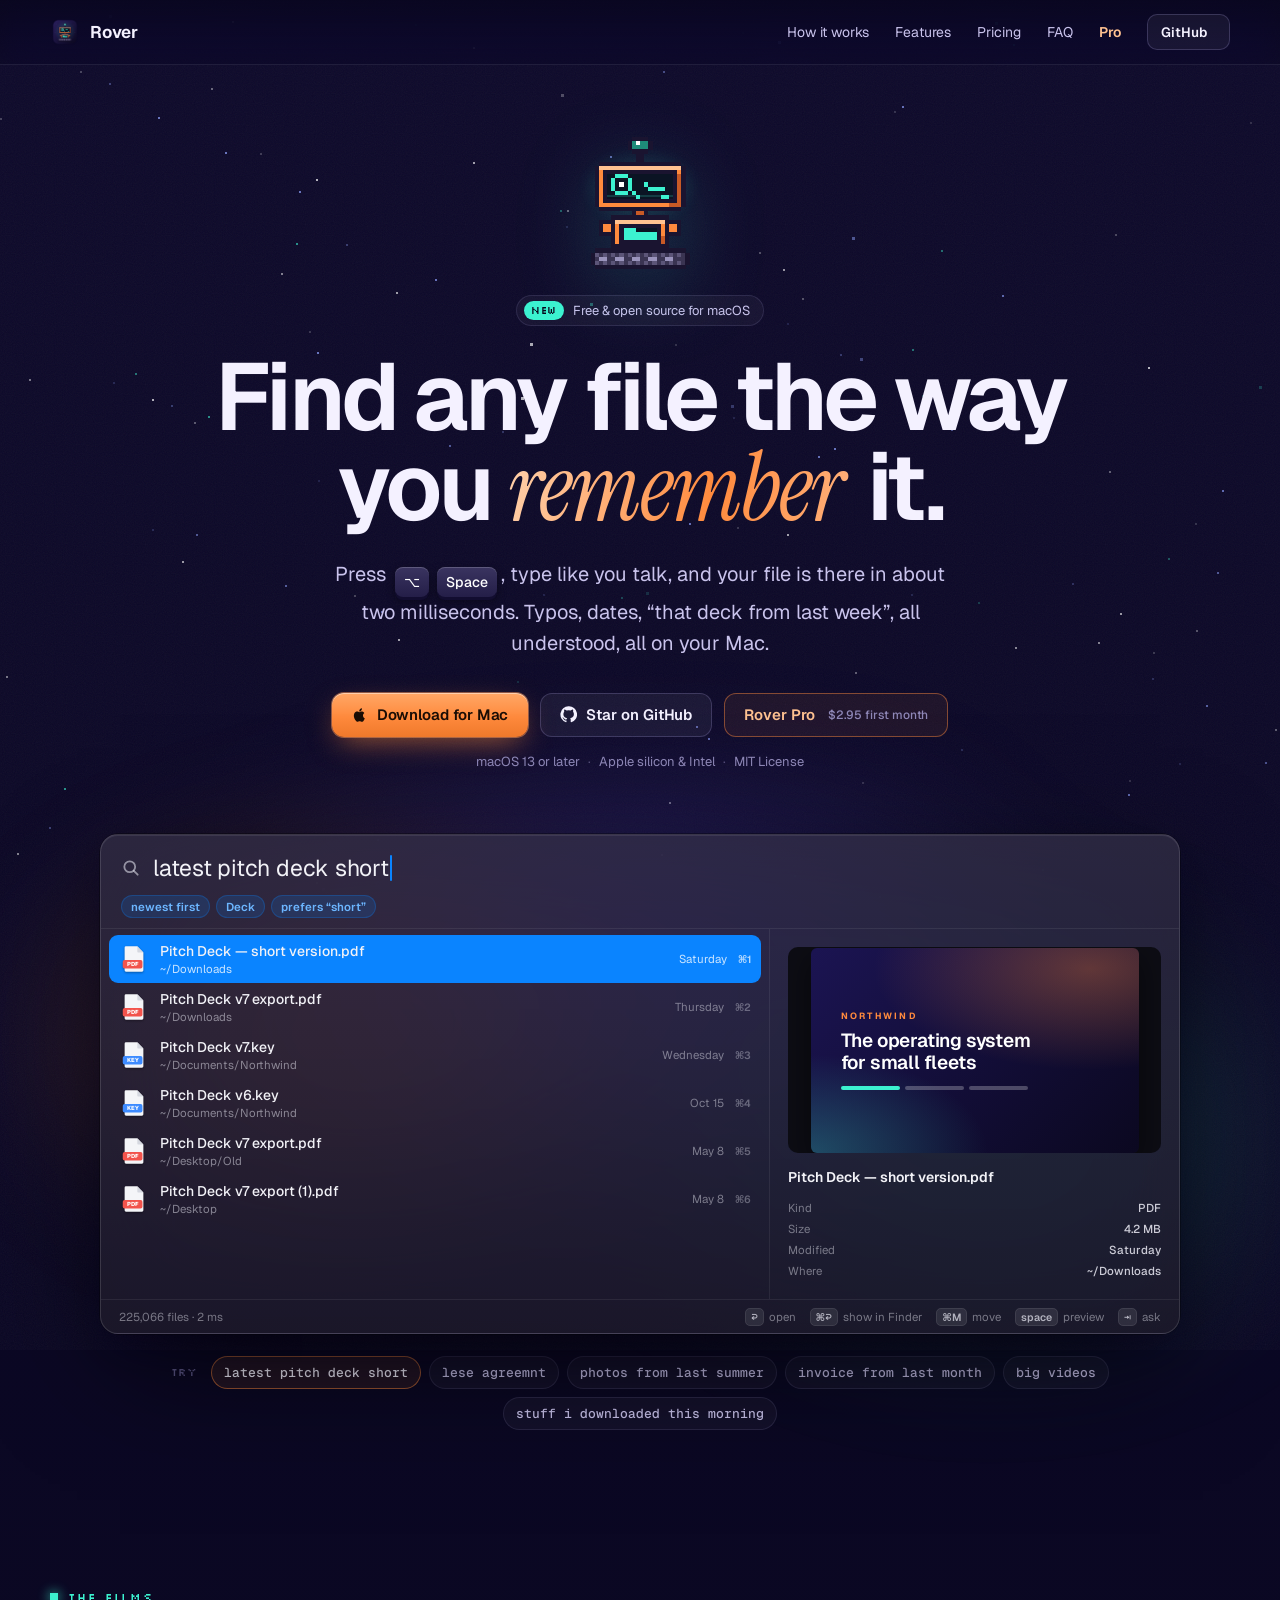
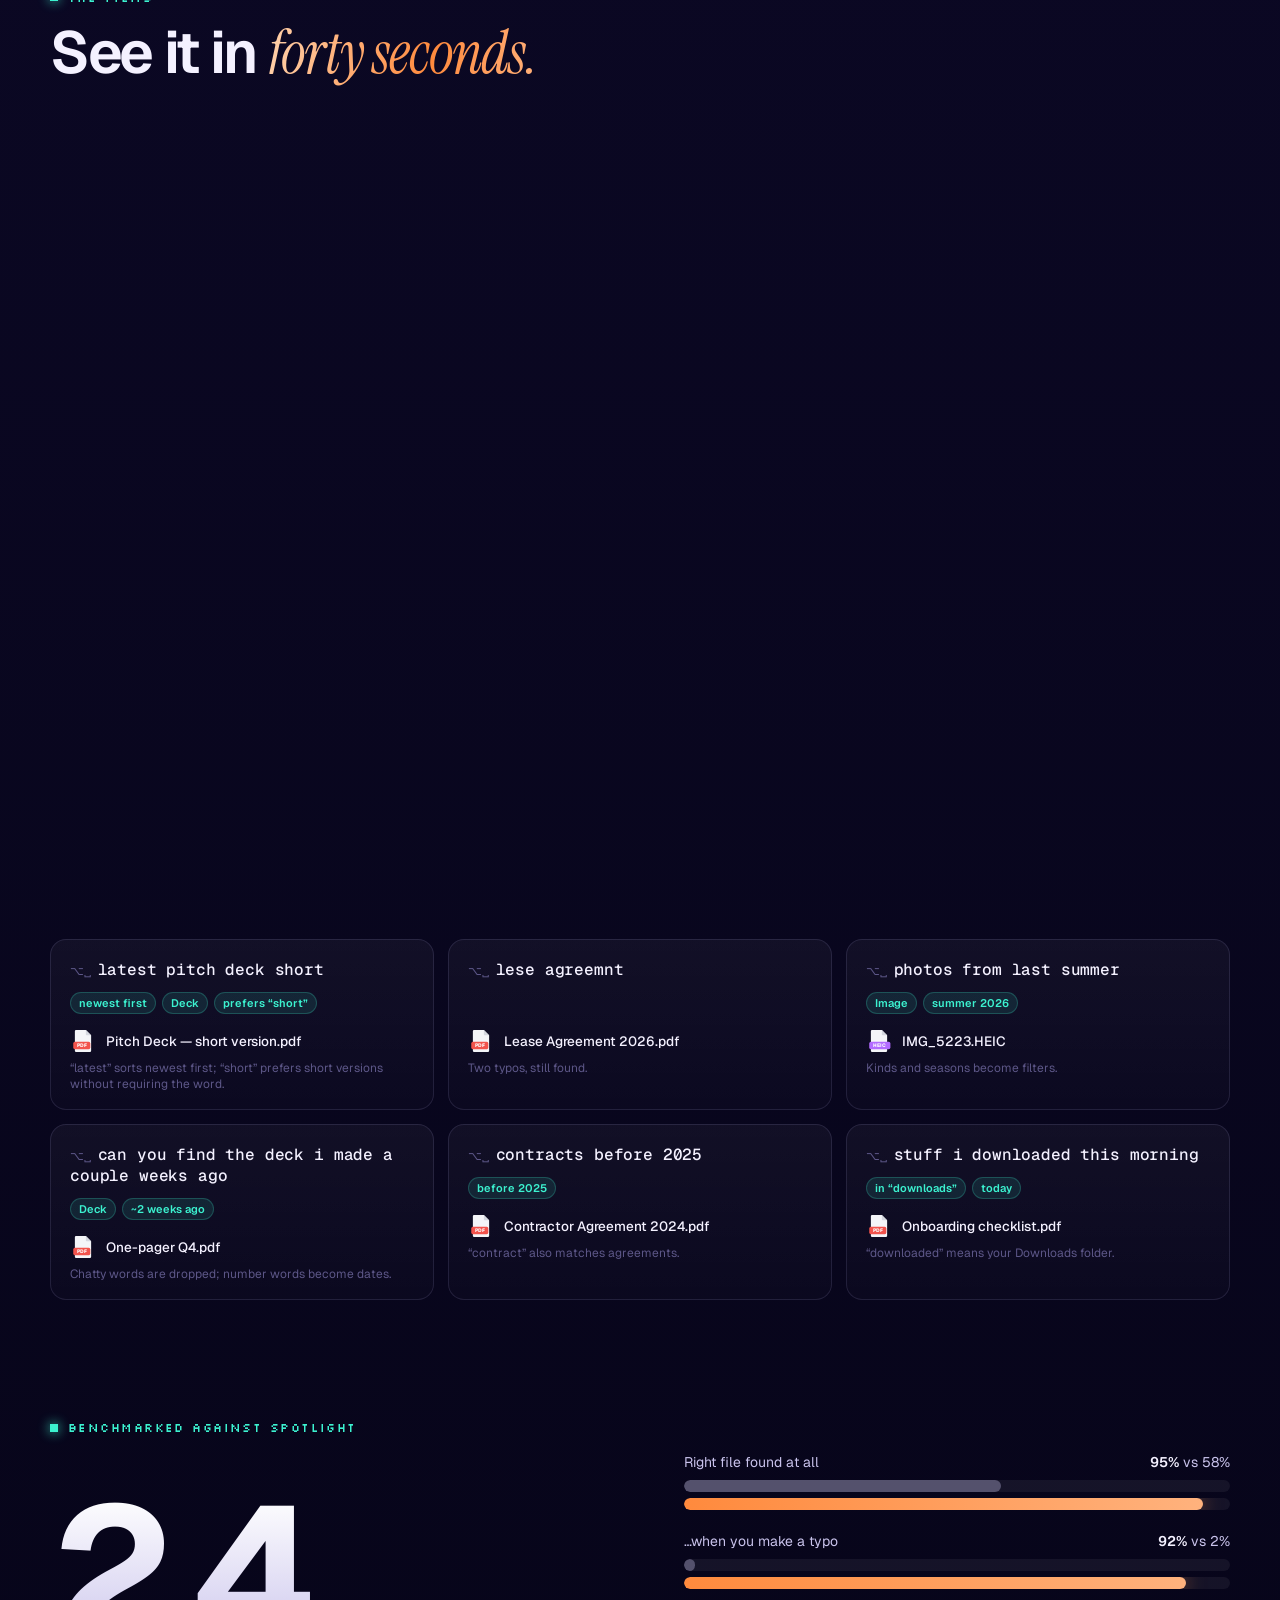
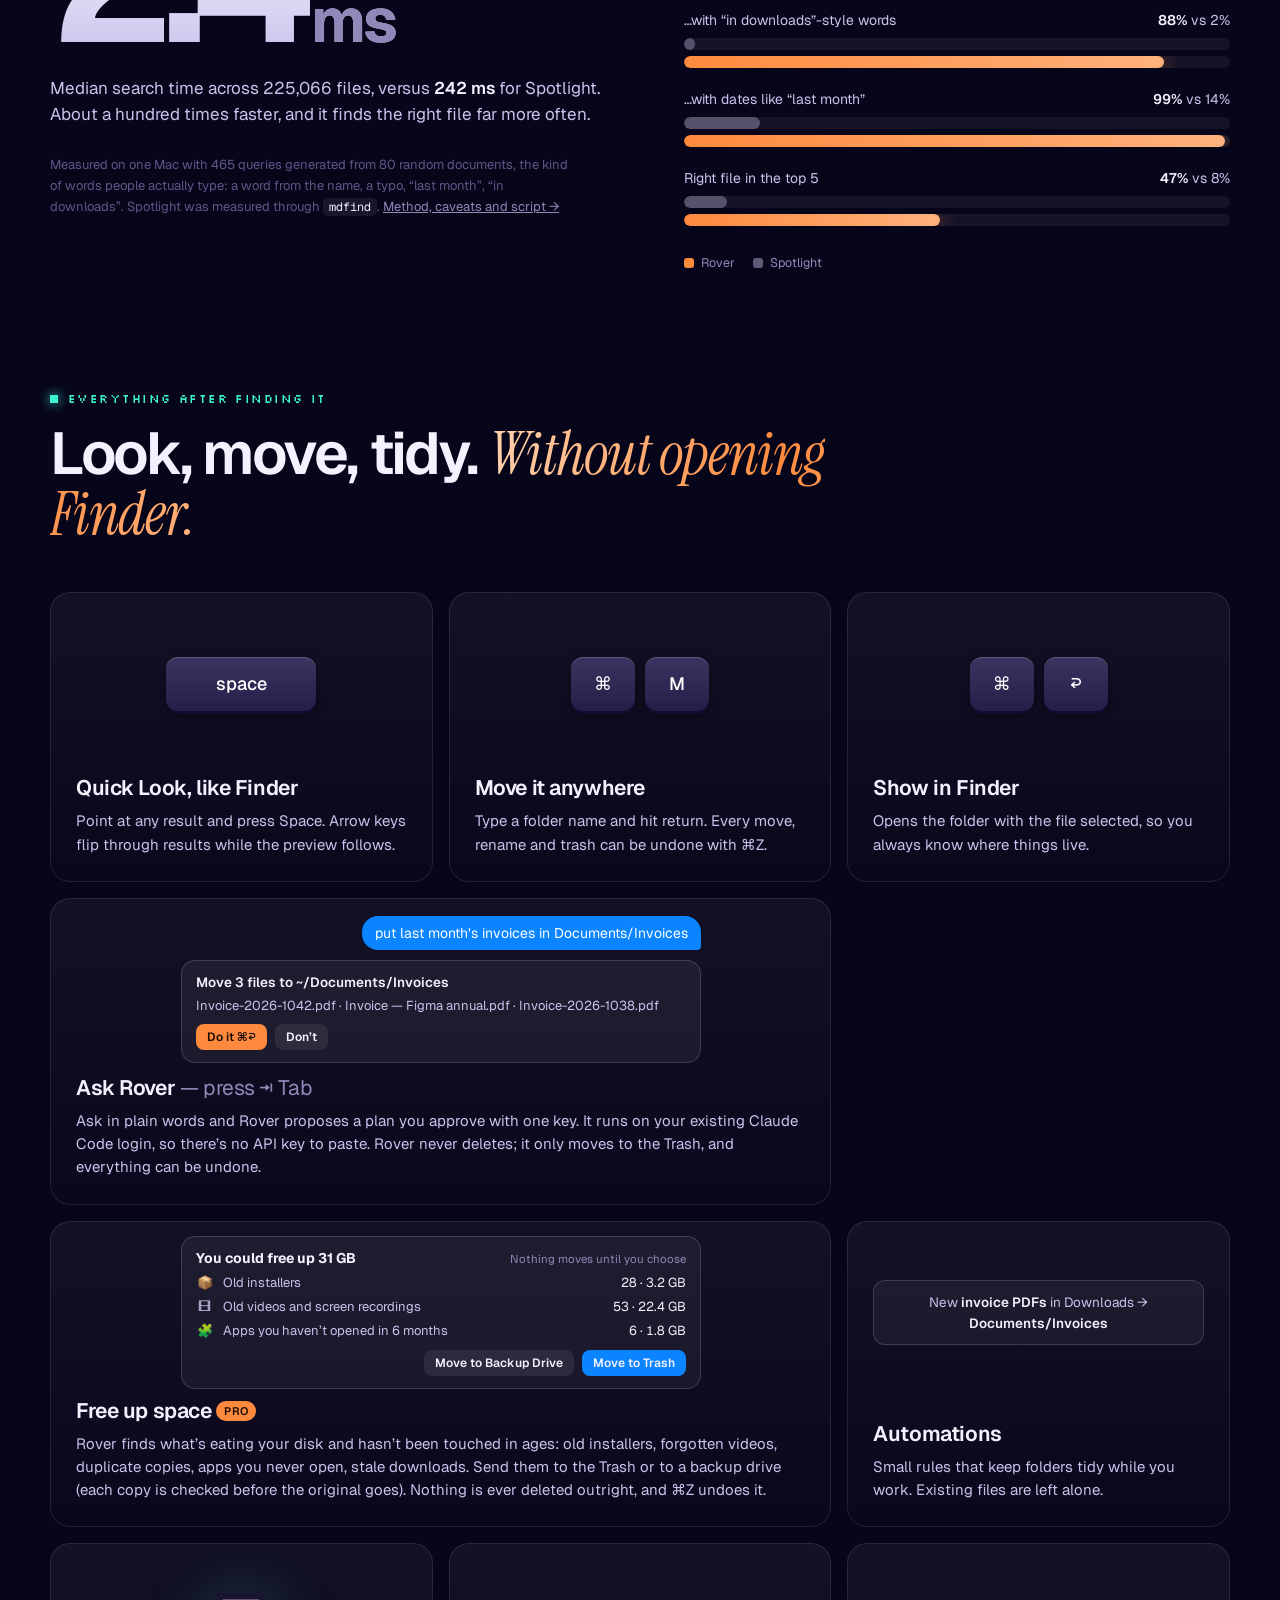
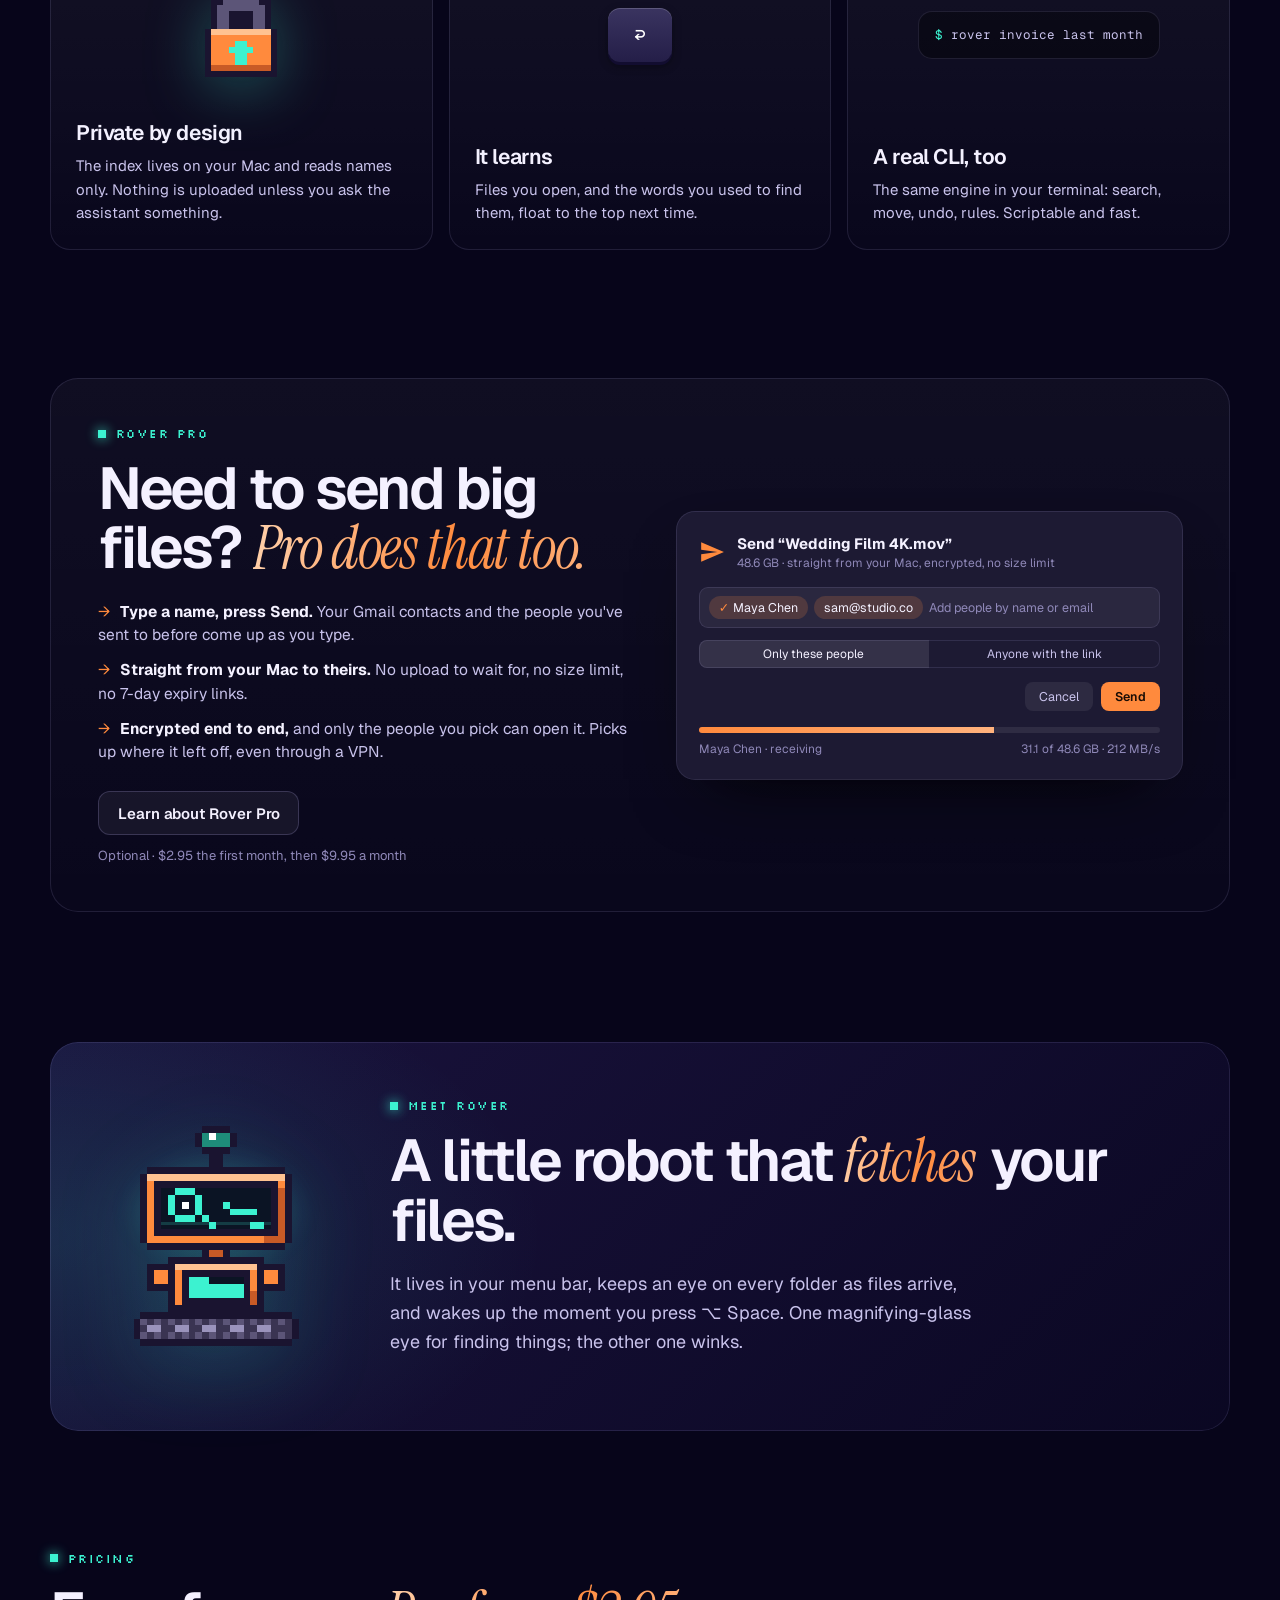
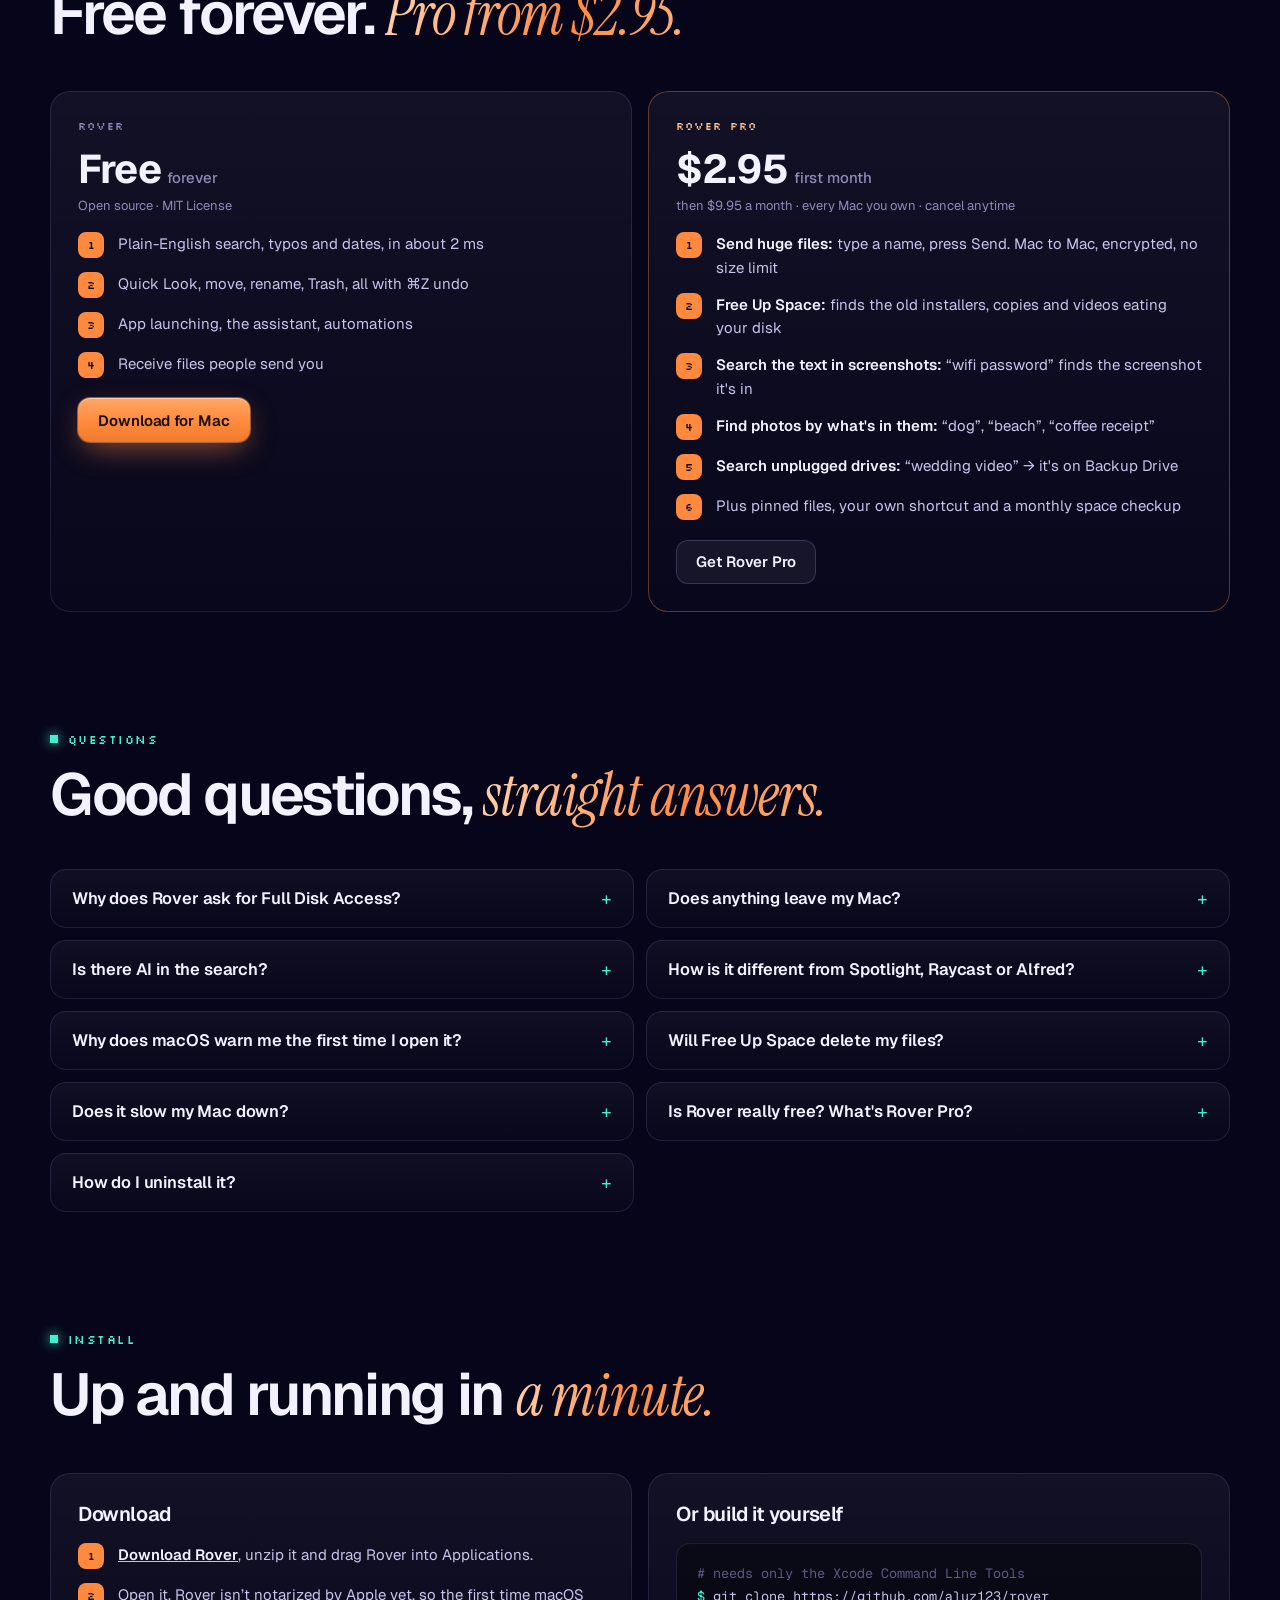
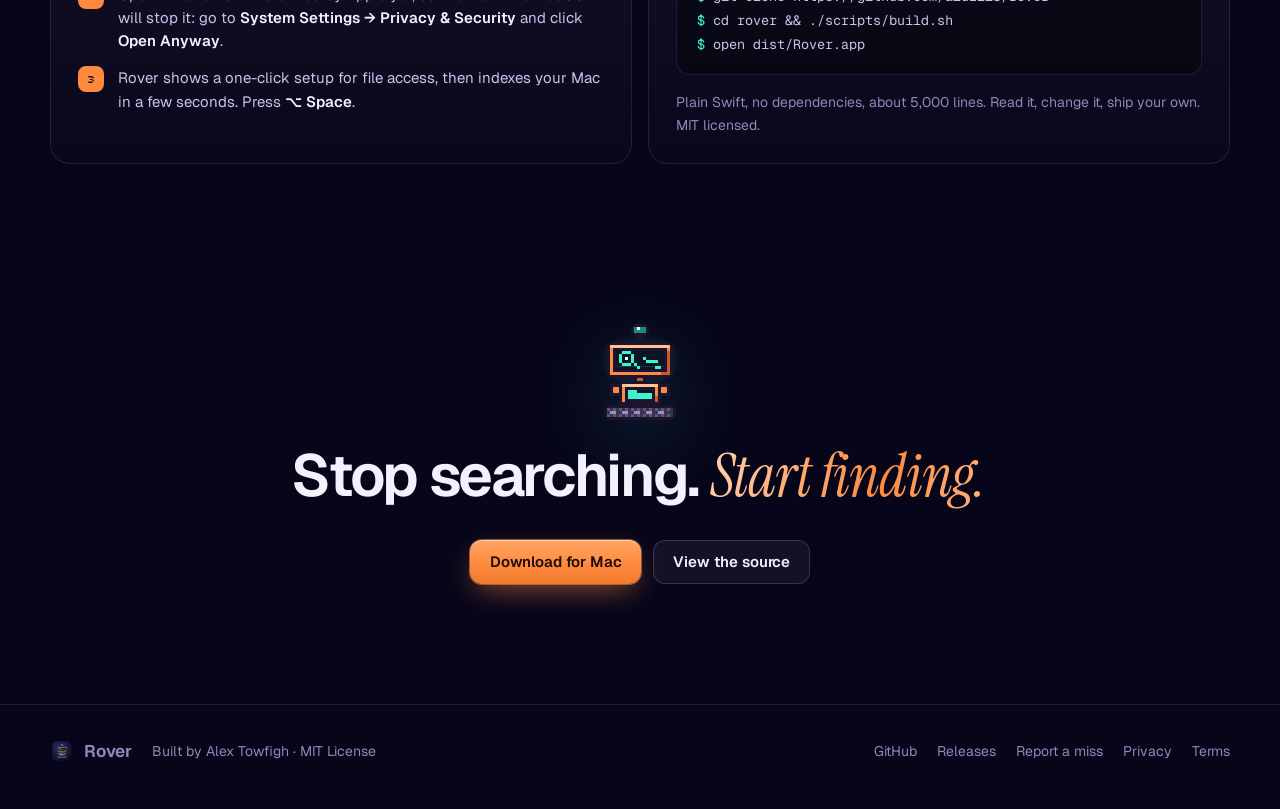
<file: docs/index.html>
<!doctype html>
<html lang="en">
<head>
<meta charset="utf-8">
<meta name="viewport" content="width=device-width, initial-scale=1">
<title>Rover — find any file the way you remember it</title>
<meta name="description" content="Rover is a free, open-source file search for Mac. Press Option-Space, type like you talk, and your file is there in about 2 milliseconds. Built by Alex Towfigh. MIT License.">
<meta property="og:title" content="Rover — find any file the way you remember it">
<meta property="og:description" content="Free, open-source file search for Mac. ⌥ Space, type like you talk, found in 2 ms.">
<meta property="og:image" content="https://getrover.dev/assets/og.png">
<meta property="og:url" content="https://getrover.dev/">
<meta name="twitter:image" content="https://getrover.dev/assets/og.png">
<link rel="canonical" href="https://getrover.dev/">
<meta property="og:type" content="website">
<meta name="twitter:card" content="summary_large_image">
<meta name="theme-color" content="#07051a">
<link rel="icon" href="assets/icon-64.png">
<link rel="preconnect" href="https://fonts.googleapis.com"><link rel="preconnect" href="https://fonts.gstatic.com" crossorigin>
<link href="https://fonts.googleapis.com/css2?family=Geist:wght@300..800&family=Geist+Mono:wght@400..600&family=Instrument+Serif:ital@0;1&family=Silkscreen&display=swap" rel="stylesheet">
<link rel="stylesheet" href="assets/rover.css">
<style>
  * { box-sizing: border-box; }
  html { background: var(--night-0); scroll-behavior: smooth; overflow-x: clip; }
  pre { max-width: 100%; }
  body { margin: 0; color: var(--ink); font-family: var(--display); -webkit-font-smoothing: antialiased; overflow-x: hidden;
    background: radial-gradient(1200px 700px at 50% -10%, #2a1f5c 0%, transparent 70%), linear-gradient(180deg, #0e0a2b 0%, #07051a 38%, #07051a 100%); }
  a { color: inherit; }
  #sky { position: fixed; inset: 0; z-index: 0; pointer-events: none; }
  .grain { position: fixed; inset: -50%; z-index: 1; pointer-events: none; opacity: .05; background-image: url("data:image/svg+xml,%3Csvg xmlns='http://www.w3.org/2000/svg' width='160' height='160'%3E%3Cfilter id='n'%3E%3CfeTurbulence type='fractalNoise' baseFrequency='.9' numOctaves='2'/%3E%3C/filter%3E%3Crect width='100%25' height='100%25' filter='url(%23n)'/%3E%3C/svg%3E"); }
  main, nav, footer { position: relative; z-index: 2; }
  .wrap { width: min(1180px, calc(100% - 40px)); margin: 0 auto; }

  nav { position: sticky; top: 0; z-index: 10; backdrop-filter: blur(18px) saturate(1.4); -webkit-backdrop-filter: blur(18px) saturate(1.4);
    background: linear-gradient(180deg, rgba(7, 5, 26, .72), rgba(7, 5, 26, .35)); border-bottom: 1px solid var(--line); }
  nav .wrap { display: flex; align-items: center; height: 64px; gap: 28px; }
  .brand { display: flex; align-items: center; gap: 10px; font-weight: 650; font-size: 17px; letter-spacing: -.01em; text-decoration: none; }
  .brand img { width: 30px; height: 30px; border-radius: 8px; }
  .navlinks { display: flex; align-items: center; gap: 26px; margin-left: auto; font-size: 14px; color: var(--ink-2); }
  .navlinks a { text-decoration: none; transition: color .2s; } .navlinks a:hover { color: var(--ink); }
  .btn { display: inline-flex; align-items: center; gap: 9px; height: 44px; padding: 0 20px; border-radius: 12px; font: 600 15px var(--display); text-decoration: none; letter-spacing: -.005em; transition: transform .2s, box-shadow .2s, background .2s; white-space: nowrap; }
  .btn:hover { transform: translateY(-1px); }
  .btn-primary { color: #1a0d05; background: linear-gradient(180deg, #ffa766, #ff8a3d 55%, #f07a2c); box-shadow: 0 1px 0 rgba(255, 255, 255, .45) inset, 0 10px 30px -8px rgba(255, 138, 61, .65), 0 0 0 1px rgba(255, 160, 100, .5); }
  .btn-primary:hover { box-shadow: 0 1px 0 rgba(255, 255, 255, .45) inset, 0 16px 40px -8px rgba(255, 138, 61, .8), 0 0 0 1px rgba(255, 160, 100, .6); }
  .btn-ghost { color: var(--ink); background: rgba(255, 255, 255, .05); box-shadow: 0 0 0 1px var(--line-2) inset; }
  .btn-ghost:hover { background: rgba(255, 255, 255, .09); }
  .btn-sm { height: 36px; padding: 0 14px; font-size: 13.5px; border-radius: 10px; }

  /* hero */
  .hero { padding: 72px 0 40px; text-align: center; }
  .bot { width: 132px; height: 132px; margin: 0 auto 26px; filter: drop-shadow(0 18px 40px rgba(60, 242, 208, .18)); }
  .bot svg { width: 100% !important; height: 100% !important; display: block; }
  .pill { display: inline-flex; align-items: center; gap: 9px; padding: 6px 14px 6px 8px; border-radius: 99px; font-size: 13px; color: var(--ink-2); background: rgba(255, 255, 255, .04); box-shadow: 0 0 0 1px var(--line) inset; margin-bottom: 26px; }
  .pill b { font: 400 10px var(--pixel); color: var(--night-0); background: var(--teal); padding: 3px 7px; border-radius: 99px; letter-spacing: .04em; }
  h1 { font-size: clamp(46px, 7.4vw, 104px); line-height: .95; letter-spacing: -.045em; font-weight: 640; margin: 0 auto; max-width: 1000px; }
  h1 em, h2 em { font-family: var(--serif); font-style: italic; font-weight: 400; letter-spacing: -.02em; color: var(--orange-2);
    background: linear-gradient(100deg, #ffd2ad, #ff8a3d 60%, #ffb27d); -webkit-background-clip: text; background-clip: text; -webkit-text-fill-color: transparent; padding-right: .06em; }
  .lede { font-size: clamp(17px, 1.6vw, 20px); line-height: 1.55; color: var(--ink-2); max-width: 640px; margin: 26px auto 0; font-weight: 400; }
  .keys { display: inline-flex; align-items: center; gap: 8px; vertical-align: -6px; margin: 0 4px; }
  .key { display: inline-grid; place-items: center; min-width: 34px; height: 30px; padding: 0 9px; border-radius: 8px; font: 500 14px var(--ui); color: #fff;
    background: linear-gradient(180deg, #3a3460, #241e48); box-shadow: 0 1px 0 rgba(255, 255, 255, .18) inset, 0 3px 0 #120d30, 0 4px 10px rgba(0, 0, 0, .4); }
  .ctas { display: flex; gap: 12px; justify-content: center; margin-top: 34px; flex-wrap: wrap; }
  .fine { margin-top: 16px; font-size: 13px; color: var(--ink-3); }
  .fine span { margin: 0 8px; opacity: .5; }

  .stage { position: relative; margin: 64px auto 0; width: min(1080px, 100%); }
  .stage::before { content: ""; position: absolute; inset: -12% -8% -20%; z-index: -1; filter: blur(60px);
    background: radial-gradient(40% 50% at 25% 40%, rgba(255, 138, 61, .32), transparent 70%), radial-gradient(45% 55% at 78% 55%, rgba(60, 242, 208, .22), transparent 70%), radial-gradient(50% 60% at 50% 30%, rgba(112, 90, 255, .3), transparent 70%); }
  #demo { height: 500px; text-align: left; }
  .tries { display: flex; gap: 8px; justify-content: center; flex-wrap: wrap; margin-top: 22px; }
  .try { font: 500 13px var(--mono); color: var(--ink-2); background: rgba(255, 255, 255, .04); border: 1px solid var(--line); padding: 7px 12px; border-radius: 99px; cursor: pointer; transition: all .2s; }
  .try:hover, .try.on { color: var(--ink); border-color: rgba(255, 138, 61, .55); background: rgba(255, 138, 61, .1); }
  .try-label { font: 400 11px var(--pixel); color: var(--ink-4); align-self: center; margin-right: 6px; letter-spacing: .06em; }

  /* sections */
  section { padding: 120px 0 0; }
  .eyebrow { font: 400 12px var(--pixel); letter-spacing: .12em; color: var(--teal); margin-bottom: 18px; display: flex; align-items: center; gap: 10px; }
  .eyebrow::before { content: ""; width: 8px; height: 8px; background: var(--teal); box-shadow: 0 0 12px var(--teal); }
  h2 { font-size: clamp(36px, 4.6vw, 64px); line-height: 1; letter-spacing: -.04em; font-weight: 630; margin: 0; max-width: 820px; }
  .sub { font-size: 18px; line-height: 1.6; color: var(--ink-2); max-width: 600px; margin-top: 20px; }

  .queries { display: grid; grid-template-columns: repeat(3, 1fr); gap: 14px; margin-top: 48px; }
  .q { padding: 20px 20px 18px; border-radius: 16px; background: linear-gradient(180deg, rgba(255, 255, 255, .045), rgba(255, 255, 255, .015)); box-shadow: 0 0 0 1px var(--line) inset; transition: transform .3s, box-shadow .3s; }
  .q:hover { transform: translateY(-3px); box-shadow: 0 0 0 1px var(--line-2) inset, 0 20px 40px -20px rgba(0, 0, 0, .6); }
  .q-text { font: 500 16px var(--mono); color: var(--ink); letter-spacing: -.01em; }
  .q-text::before { content: "⌥␣ "; color: var(--ink-4); font-size: 12px; }
  .q-chips { display: flex; gap: 6px; flex-wrap: wrap; margin: 12px 0 14px; min-height: 22px; }
  .q-chips span { font: 600 11px var(--ui); padding: 3px 8px; border-radius: 99px; background: rgba(60, 242, 208, .1); color: var(--teal); border: 1px solid rgba(60, 242, 208, .22); }
  .q-hit { display: flex; align-items: center; gap: 10px; font-size: 13.5px; color: var(--ink-2); font-family: var(--ui); }
  .q-hit b { font-weight: 500; color: var(--ink); white-space: nowrap; overflow: hidden; text-overflow: ellipsis; }
  .q-note { font-size: 12px; color: var(--ink-4); margin-top: 6px; font-family: var(--ui); }

  .films { display: grid; grid-template-columns: 1fr 1fr; gap: 16px; margin-top: 44px; }
  .film { margin: 0; }
  .film video { width: 100%; aspect-ratio: 16/9; display: block; border-radius: 18px; background: #0b0820; box-shadow: 0 0 0 1px var(--line-2), 0 30px 80px -30px rgba(0, 0, 0, .8); }
  .film figcaption { font-size: 14px; color: var(--ink-3); margin-top: 12px; }
  @media (max-width: 900px) { .films { grid-template-columns: minmax(0, 1fr); } }
  /* speed */
  .speed { display: grid; grid-template-columns: 1.05fr 1fr; gap: 60px; align-items: center; margin-top: 10px; }
  .big { font-size: clamp(110px, 15vw, 210px); font-weight: 680; letter-spacing: -.07em; line-height: .85; background: linear-gradient(180deg, #fff, #c9c3ec); -webkit-background-clip: text; background-clip: text; -webkit-text-fill-color: transparent; }
  .big small { font-size: .32em; letter-spacing: -.03em; margin-left: .08em; -webkit-text-fill-color: var(--ink-3); }
  .vs { font-size: 17px; color: var(--ink-2); margin-top: 18px; line-height: 1.55; }
  .vs b { color: var(--ink); font-weight: 600; }
  .bars { display: grid; gap: 22px; }
  .bar-h { display: flex; justify-content: space-between; font-size: 14px; color: var(--ink-2); margin-bottom: 9px; }
  .bar-h b { color: var(--ink); font-weight: 600; }
  .bar { position: relative; height: 12px; border-radius: 99px; background: rgba(255, 255, 255, .06); overflow: hidden; }
  .bar i { position: absolute; left: 0; top: 0; bottom: 0; border-radius: 99px; width: 0; transition: width 1.4s cubic-bezier(.2, .8, .2, 1); }
  .bar .r { background: linear-gradient(90deg, var(--orange), #ffb27d); box-shadow: 0 0 20px rgba(255, 138, 61, .55); }
  .bar .s { background: rgba(201, 195, 236, .35); top: 0; }
  .bar-legend { display: flex; gap: 18px; font-size: 12.5px; color: var(--ink-3); margin-top: 6px; }
  .bar-legend span::before { content: ""; display: inline-block; width: 10px; height: 10px; border-radius: 3px; margin-right: 7px; vertical-align: -1px; }
  .bar-legend .lr::before { background: var(--orange); } .bar-legend .ls::before { background: rgba(201, 195, 236, .45); }
  .method { font-size: 13px; color: var(--ink-4); line-height: 1.6; margin-top: 28px; max-width: 520px; }
  .method a { color: var(--ink-3); }

  /* features */
  .feats { display: grid; grid-template-columns: repeat(3, 1fr); gap: 16px; margin-top: 48px; }
  .feat { position: relative; padding: 26px; border-radius: 20px; min-height: 290px; overflow: hidden; display: flex; flex-direction: column;
    background: linear-gradient(180deg, rgba(255, 255, 255, .05), rgba(255, 255, 255, .012)); box-shadow: 0 0 0 1px var(--line) inset; }
  .feat h3 { font-size: 21px; letter-spacing: -.02em; margin: auto 0 8px; font-weight: 620; }
  .feat p { font-size: 15px; line-height: 1.55; color: var(--ink-2); margin: 0; }
  .feat .art { height: 132px; display: flex; align-items: center; justify-content: center; margin-bottom: 18px; }
  .feat.wide { grid-column: span 2; }
  .mini-keys { display: flex; gap: 10px; }
  .mini-keys .key { height: 54px; min-width: 64px; font-size: 18px; border-radius: 12px; }
  .ask { width: 100%; max-width: 520px; font-family: var(--ui); }
  .ask .me { margin-left: auto; width: fit-content; background: #0a84ff; color: #fff; padding: 8px 13px; border-radius: 16px 16px 4px 16px; font-size: 14px; }
  .ask .plan { margin-top: 10px; background: rgba(255, 255, 255, .06); border: 1px solid var(--line-2); border-radius: 14px; padding: 12px 14px; font-size: 13px; color: var(--ink-2); }
  .ask .plan b { color: var(--ink); font-weight: 600; display: block; margin-bottom: 6px; font-size: 13.5px; }
  .ask .plan .acts { display: flex; gap: 8px; margin-top: 10px; }
  .ask .plan .acts span { font-size: 12px; font-weight: 600; padding: 5px 11px; border-radius: 8px; background: rgba(255, 255, 255, .08); color: var(--ink); }
  .ask .plan .acts span:first-child { background: var(--orange); color: #1a0d05; }
  .rule { font-family: var(--ui); font-size: 13.5px; line-height: 1.5; display: block; text-align: center; background: rgba(255, 255, 255, .05); border: 1px solid var(--line-2); padding: 11px 14px; border-radius: 12px; color: var(--ink-2); }
  .rule b { color: var(--ink); font-weight: 600; }
  .lock { filter: drop-shadow(0 10px 30px rgba(60, 242, 208, .3)); }

  .junk { width: 100%; max-width: 520px; font-family: var(--ui); font-size: 13px; background: rgba(255,255,255,.05); border: 1px solid var(--line-2); border-radius: 14px; padding: 12px 14px; display: grid; gap: 7px; }
  .junk .jh { display: flex; justify-content: space-between; align-items: baseline; } .junk .jh b { font-size: 14px; } .junk .jh span { font-size: 11.5px; color: var(--ink-3); }
  .junk .jr { display: flex; gap: 9px; align-items: center; color: var(--ink-2); } .junk .jr i { font-style: normal; width: 18px; text-align: center; } .junk .jr span { margin-left: auto; color: var(--ink); font-variant-numeric: tabular-nums; }
  .junk .ja { display: flex; gap: 8px; justify-content: flex-end; margin-top: 4px; } .junk .ja span { font-size: 12px; font-weight: 600; padding: 5px 11px; border-radius: 8px; background: rgba(255,255,255,.08); } .junk .ja .t { background: #0a84ff; }
  .faq { display: grid; grid-template-columns: 1fr 1fr; gap: 12px; margin-top: 44px; }
  .faq > * { min-width: 0; }
  .qa { border-radius: 16px; background: linear-gradient(180deg, rgba(255,255,255,.045), rgba(255,255,255,.012)); box-shadow: 0 0 0 1px var(--line) inset; padding: 18px 22px; }
  .qa summary { cursor: pointer; font-size: 16.5px; font-weight: 600; letter-spacing: -.01em; list-style: none; display: flex; justify-content: space-between; gap: 16px; }
  .qa summary::-webkit-details-marker { display: none; }
  .qa summary::after { content: "+"; color: var(--teal); font: 400 18px var(--mono); }
  .qa[open] summary::after { content: "–"; }
  .qa p { margin: 12px 0 0; font-size: 15px; line-height: 1.6; color: var(--ink-2); }
  @media (max-width: 900px) { .faq { grid-template-columns: minmax(0, 1fr); } }
  /* meet */
  .meet { display: grid; grid-template-columns: auto 1fr; gap: 64px; align-items: center; padding: 56px; border-radius: 28px; margin-top: 10px;
    background: radial-gradient(70% 120% at 0% 50%, rgba(60, 242, 208, .12), transparent 60%), linear-gradient(135deg, rgba(42, 31, 92, .55), rgba(14, 10, 43, .55)); box-shadow: 0 0 0 1px var(--line) inset; }
  .meet .bot { margin: 0; width: 220px; height: 220px; }

  /* install */
  .install > *, .feats > *, .queries > *, .speed > * { min-width: 0; }
  .install { display: grid; grid-template-columns: 1fr 1fr; gap: 16px; margin-top: 48px; }
  .card { padding: 28px; border-radius: 20px; background: linear-gradient(180deg, rgba(255, 255, 255, .05), rgba(255, 255, 255, .012)); box-shadow: 0 0 0 1px var(--line) inset; }
  .card h3 { margin: 0 0 16px; font-size: 20px; letter-spacing: -.02em; font-weight: 620; }
  ol.steps { margin: 0; padding: 0; list-style: none; counter-reset: s; display: grid; gap: 14px; }
  ol.steps li { counter-increment: s; display: grid; grid-template-columns: 28px 1fr; gap: 12px; font-size: 15px; line-height: 1.55; color: var(--ink-2); }
  ol.steps li::before { content: counter(s); width: 26px; height: 26px; border-radius: 8px; display: grid; place-items: center; font: 400 11px var(--pixel); color: var(--night-0); background: var(--orange); }
  ol.steps b { color: var(--ink); font-weight: 600; }
  pre { margin: 0; padding: 18px 20px; border-radius: 14px; background: rgba(0, 0, 0, .35); border: 1px solid var(--line); font: 13.5px/1.75 var(--mono); color: var(--ink-2); overflow-x: auto; }
  pre .c { color: var(--ink-4); } pre .p { color: var(--teal); }
  code { font-family: var(--mono); font-size: .92em; background: rgba(255, 255, 255, .07); padding: 1px 6px; border-radius: 5px; color: var(--ink); }

  .final { text-align: center; padding: 160px 0 120px; }
  .final h2 { margin: 0 auto; }
  footer { border-top: 1px solid var(--line); padding: 34px 0 46px; color: var(--ink-3); font-size: 14px; }
  footer .wrap { display: flex; gap: 20px; align-items: center; flex-wrap: wrap; }
  footer a { text-decoration: none; } footer a:hover { color: var(--ink); }

  /* Rover Pro: nav button, hero line, Send spotlight, highlighted pricing card */
  .send-spot { display: grid; grid-template-columns: 1.05fr 1fr; gap: 48px; align-items: center; margin-top: 8px; padding: 48px; border-radius: 28px;
    background: linear-gradient(180deg, rgba(255, 255, 255, .04), rgba(255, 255, 255, .01)); box-shadow: 0 0 0 1px var(--line) inset; }
  .send-spot h2 { margin-top: 0; text-align: left; } .send-spot .eyebrow { justify-content: flex-start; }
  .send-spot ul { list-style: none; padding: 0; margin: 22px 0 0; display: grid; gap: 12px; color: var(--ink-2); font-size: 15.5px; line-height: 1.5; }
  .send-spot li b { color: var(--ink); } .send-spot li::before { content: "→"; color: var(--orange); margin-right: 10px; }
  .send-spot .ctas { justify-content: flex-start; margin-top: 28px; }
  .send-spot .price { margin-top: 12px; font-size: 13px; color: var(--ink-3); }
  .sharebox { background: #1d1a33; border-radius: 18px; padding: 22px; box-shadow: 0 0 0 1px var(--line-2), 0 30px 70px -30px rgba(0, 0, 0, .9); font-size: 13.5px; color: var(--ink-2); text-align: left; }
  .sharebox .t { display: flex; gap: 12px; align-items: center; } .sharebox .t svg { flex: none; }
  .sharebox .t b { display: block; color: var(--ink); font-size: 15px; } .sharebox .t span { font-size: 12px; color: var(--ink-3); }
  .sharebox .to { margin-top: 16px; padding: 9px 10px; border-radius: 9px; background: rgba(255, 255, 255, .06); box-shadow: 0 0 0 1px var(--line) inset; display: flex; flex-wrap: wrap; gap: 6px; align-items: center; }
  .sharebox .chip { background: rgba(255, 138, 61, .18); color: var(--ink); padding: 3px 10px; border-radius: 99px; font-size: 12.5px; }
  .sharebox .chip i { font-style: normal; color: var(--orange); margin-right: 4px; }
  .sharebox .seg { margin-top: 12px; display: grid; grid-template-columns: 1fr 1fr; border-radius: 8px; overflow: hidden; box-shadow: 0 0 0 1px var(--line) inset; font-size: 12px; text-align: center; }
  .sharebox .seg span { padding: 6px; } .sharebox .seg span:first-child { background: rgba(255, 255, 255, .1); color: var(--ink); }
  .sharebox .go { margin-top: 14px; display: flex; justify-content: flex-end; gap: 8px; } .sharebox .go span { padding: 6px 14px; border-radius: 8px; background: rgba(255, 255, 255, .07); font-size: 12.5px; }
  .sharebox .go span:last-child { background: var(--orange); color: #1a0d05; font-weight: 600; }
  .sharebox .prog { margin-top: 16px; height: 6px; border-radius: 99px; background: rgba(255, 255, 255, .08); overflow: hidden; } .sharebox .prog i { display: block; height: 100%; width: 64%; background: linear-gradient(90deg, var(--orange), #ffb27d); }
  .sharebox .stat { margin-top: 8px; font-size: 12px; color: var(--ink-3); display: flex; justify-content: space-between; }
  .card.pro-card { box-shadow: 0 0 0 1px rgba(255, 138, 61, .35) inset; }
  .card .tier { font: 400 11px var(--pixel); letter-spacing: .1em; color: var(--ink-3); } .card.pro-card .tier { color: var(--orange-2); }
  .card .amt { font-size: 40px; font-weight: 700; color: var(--ink); margin-top: 10px; letter-spacing: -.02em; } .card .amt small { font-size: 15px; font-weight: 500; color: var(--ink-3); margin-left: 6px; letter-spacing: 0; }
  .card .then { font-size: 13px; color: var(--ink-3); margin-top: 2px; }
  @media (max-width: 900px) { .send-spot { grid-template-columns: minmax(0, 1fr); padding: 28px 20px; gap: 32px; } }

  /* Rover Pro in the top bar and hero: visible, but quieter than Download */
  .navlinks a.nav-pro { color: var(--orange-2); font-weight: 600; }
  .navlinks a.nav-pro:hover { color: #ffb27d; }
  .btn-pro-soft { color: var(--orange-2); background: rgba(255, 138, 61, .07); box-shadow: 0 0 0 1px rgba(255, 138, 61, .45) inset; }
  .btn-pro-soft:hover { background: rgba(255, 138, 61, .13); }
  .btn-pro-soft small { font-size: 12px; font-weight: 500; color: var(--ink-3); margin-left: 4px; }

  .reveal { opacity: 0; transform: translateY(24px); transition: opacity .9s cubic-bezier(.2, .8, .2, 1), transform .9s cubic-bezier(.2, .8, .2, 1); }
  .reveal.in { opacity: 1; transform: none; }

  @media (max-width: 900px) {
    .navlinks a:not(.btn):not(.nav-pro) { display: none; }
    .queries, .feats, .install { grid-template-columns: minmax(0, 1fr); } .feat.wide { grid-column: auto; }
    .speed, .meet { grid-template-columns: 1fr; gap: 36px; } .meet { padding: 32px; text-align: center; } .meet .bot { margin: 0 auto; width: 160px; height: 160px; }
    #demo { height: 470px; } #demo .rv-pv { display: none; } #demo .rv-hint:nth-child(n+4) { display: none; }
    .hero { padding-top: 48px; } section { padding-top: 90px; }
  }
  @media (max-width: 560px) { #demo .rv-hint { display: none; } #demo .rv-field { font-size: 18px; } #demo .rv-when { display: none; } .rv-num { display: none; } }
  @media (prefers-reduced-motion: reduce) { .reveal { opacity: 1; transform: none; transition: none; } .bar i { transition: none; } }
</style>
<script type="application/ld+json">[{"@context": "https://schema.org", "@type": "SoftwareApplication", "name": "Rover", "url": "https://getrover.dev/", "applicationCategory": "UtilitiesApplication", "operatingSystem": "macOS 13 or later", "description": "Free, open-source file search for Mac. Press Option-Space, type like you talk, and find any file in about 2 ms.", "downloadUrl": "https://github.com/aluz123/rover/releases/latest/download/Rover.zip", "author": {"@type": "Person", "name": "Alex Towfigh"}, "license": "https://opensource.org/licenses/MIT", "sameAs": ["https://github.com/aluz123/rover"], "offers": [{"@type": "Offer", "name": "Rover", "price": "0", "priceCurrency": "USD"}, {"@type": "Offer", "name": "Rover Pro", "price": "9.95", "priceCurrency": "USD", "url": "https://getrover.dev/pro", "description": "$2.95 the first month, then $9.95 a month"}]}, {"@context": "https://schema.org", "@type": "FAQPage", "mainEntity": [{"@type": "Question", "name": "Why does Rover ask for Full Disk Access?", "acceptedAnswer": {"@type": "Answer", "text": "macOS hides folders like Documents, Desktop and Downloads from apps until you allow it. Rover reads file names (not contents) to build its index. You can also allow just Desktop, Documents and Downloads instead."}}, {"@type": "Question", "name": "Does anything leave my Mac?", "acceptedAnswer": {"@type": "Answer", "text": "No. The index lives on your Mac and holds names, dates and sizes only. The one exception is the optional assistant (⇥ Tab), which sends your question and file names to Claude only when you ask it something."}}, {"@type": "Question", "name": "Is there AI in the search?", "acceptedAnswer": {"@type": "Answer", "text": "No. Search is a fast index plus a plain-English parser, a hand-made synonym list and a ranking function, all in Swift with no dependencies. That is why it takes about 2 ms and works offline."}}, {"@type": "Question", "name": "How is it different from Spotlight, Raycast or Alfred?", "acceptedAnswer": {"@type": "Answer", "text": "Spotlight finds files if you remember their name. Raycast and Alfred are launchers that use Spotlight's file search. Rover keeps its own index and understands how people actually remember files: typos, “last summer”, “in downloads”, “the short version”. In our benchmark it found the right file 95% of the time, versus 58% for Spotlight."}}, {"@type": "Question", "name": "Why does macOS warn me the first time I open it?", "acceptedAnswer": {"@type": "Answer", "text": "Rover isn't notarized by Apple yet. Open System Settings → Privacy & Security and click Open Anyway, or build it from source with one command."}}, {"@type": "Question", "name": "Will Free Up Space delete my files?", "acceptedAnswer": {"@type": "Answer", "text": "Never permanently. It only suggests; you choose. Files go to the Trash, or to a backup drive with the original sent to the Trash after the copy is checked, and ⌘Z puts everything back. It never suggests iCloud files, code projects or Apple's apps."}}, {"@type": "Question", "name": "Does it slow my Mac down?", "acceptedAnswer": {"@type": "Answer", "text": "It indexes about 225,000 files in about 2 seconds at launch, then follows changes live. At rest it uses close to 0% CPU and about 30 MB of memory."}}, {"@type": "Question", "name": "Is Rover really free? What's Rover Pro?", "acceptedAnswer": {"@type": "Answer", "text": "Yes. Search, Quick Look, moves with undo, app launching, the assistant and automations are free and open source. Rover Pro is an optional subscription: $2.95 for the first month, then $9.95 a month. It adds sending huge files straight to anyone, Free Up Space, searches the text in your screenshots, finds photos by what's in them, searches backup drives that aren't plugged in, and adds pinned files, your own shortcut and a monthly space checkup. Pro is closed source and comes in the official app."}}, {"@type": "Question", "name": "How do I uninstall it?", "acceptedAnswer": {"@type": "Answer", "text": "Quit Rover from its menu, drag it from Applications to the Trash, and delete ~/Library/Application Support/Rover."}}]}]</script>
</head>
<body>
<canvas id="sky"></canvas><div class="grain"></div>

<nav><div class="wrap">
  <a class="brand" href="#"><img src="assets/icon-64.png" alt="">Rover</a>
  <div class="navlinks">
    <a href="#how">How it works</a><a href="#features">Features</a><a href="#pricing">Pricing</a><a href="#faq">FAQ</a><a class="nav-pro" href="/pro">Pro</a>
    <a class="btn btn-ghost btn-sm gh" href="#" data-repo>GitHub <span class="stars"></span></a>
  </div>
</div></nav>

<main>
<header class="hero"><div class="wrap">
  <div class="bot" id="bot-hero"></div>
  <div class="pill"><b>NEW</b>Free &amp; open source for macOS</div>
  <h1>Find any file the way you <em>remember</em> it.</h1>
  <p class="lede">Press <span class="keys"><span class="key">⌥</span><span class="key">Space</span></span>, type like you talk, and your file is there in about two milliseconds. Typos, dates, “that deck from last week”, all understood, all on your Mac.</p>
  <div class="ctas">
    <a class="btn btn-primary" href="#" data-download><svg width="16" height="16" viewBox="0 0 24 24" fill="currentColor"><path d="M16.4 12.6c0-2.4 2-3.6 2.1-3.7-1.2-1.7-3-1.9-3.6-2-1.5-.2-3 .9-3.8.9-.8 0-2-.9-3.3-.9-1.7 0-3.3 1-4.2 2.5-1.8 3.1-.5 7.7 1.3 10.2.9 1.2 1.9 2.6 3.2 2.6 1.3-.1 1.8-.8 3.3-.8 1.6 0 2 .8 3.3.8 1.4 0 2.3-1.2 3.1-2.5 1-1.4 1.4-2.8 1.4-2.9-.1 0-2.8-1.1-2.8-4.2zM13.9 5.2c.7-.8 1.2-2 1-3.2-1 .1-2.3.7-3 1.5-.7.8-1.2 2-1.1 3.1 1.2.1 2.3-.6 3.1-1.4z"/></svg>Download for Mac</a>
    <a class="btn btn-ghost" href="#" data-repo><svg width="17" height="17" viewBox="0 0 24 24" fill="currentColor"><path d="M12 .5a11.5 11.5 0 0 0-3.6 22.4c.6.1.8-.3.8-.6v-2c-3.2.7-3.9-1.5-3.9-1.5-.5-1.3-1.3-1.7-1.3-1.7-1-.7.1-.7.1-.7 1.2.1 1.8 1.2 1.8 1.2 1 1.8 2.8 1.3 3.5 1 .1-.8.4-1.3.7-1.6-2.6-.3-5.3-1.3-5.3-5.7 0-1.3.5-2.3 1.2-3.1-.1-.3-.5-1.5.1-3.1 0 0 1-.3 3.2 1.2a11 11 0 0 1 5.8 0c2.2-1.5 3.2-1.2 3.2-1.2.6 1.6.2 2.8.1 3.1.8.8 1.2 1.9 1.2 3.1 0 4.4-2.7 5.4-5.3 5.7.4.4.8 1.1.8 2.2v3.2c0 .3.2.7.8.6A11.5 11.5 0 0 0 12 .5z"/></svg>Star on GitHub</a>
      <a class="btn btn-pro-soft" href="/pro">Rover Pro<small>$2.95 first month</small></a>
  </div>
  <div class="fine">macOS 13 or later<span>·</span>Apple silicon &amp; Intel<span>·</span>MIT License</div>

  <div class="stage reveal"><div id="demo"></div></div>
  <div class="tries"><span class="try-label">TRY</span></div>
</div></header>

<section id="film"><div class="wrap">
  <div class="eyebrow reveal">THE FILMS</div>
  <h2 class="reveal">See it in <em>forty seconds.</em></h2>
  <div class="films">
    <figure class="film reveal"><video controls playsinline preload="none" poster="assets/film-poster.jpg" src="assets/rover-hero.mp4"></video><figcaption>Rover · 0:40</figcaption></figure>
    <figure class="film reveal"><video controls playsinline preload="none" poster="assets/tour-poster.jpg" src="assets/rover-tour.mp4"></video><figcaption>Rover in sixty seconds · 1:02</figcaption></figure>
  </div>
</div></section>

<section id="how"><div class="wrap">
  <div class="eyebrow reveal">TYPE LIKE YOU THINK</div>
  <h2 class="reveal">You don’t remember file names. <em>Rover doesn’t need them.</em></h2>
  <p class="sub reveal">Half-remembered words, a rough date, the folder it might be in. Rover reads what you mean, shows what it understood, and ranks your own documents above the clutter. No AI model, no internet: just a very fast index and a lot of care.</p>
  <div class="queries" id="queries"></div>
</div></section>

<section id="speed"><div class="wrap">
  <div class="eyebrow reveal">BENCHMARKED AGAINST SPOTLIGHT</div>
  <div class="speed">
    <div class="reveal">
      <div class="big">2.4<small>ms</small></div>
      <p class="vs">Median search time across 225,066 files, versus <b>242 ms</b> for Spotlight. About a hundred times faster, and it finds the right file far more often.</p>
      <p class="method">Measured on one Mac with 465 queries generated from 80 random documents, the kind of words people actually type: a word from the name, a typo, “last month”, “in downloads”. Spotlight was measured through <code>mdfind</code>. <a href="#" data-repo-path="/blob/main/README.md#benchmark-vs-spotlight">Method, caveats and script →</a></p>
    </div>
    <div class="bars reveal" id="bars"></div>
  </div>
</div></section>

<section id="features"><div class="wrap">
  <div class="eyebrow reveal">EVERYTHING AFTER FINDING IT</div>
  <h2 class="reveal">Look, move, tidy. <em>Without opening Finder.</em></h2>
  <div class="feats">
    <div class="feat reveal"><div class="art"><div class="mini-keys"><span class="key" style="min-width:150px">space</span></div></div>
      <h3>Quick Look, like Finder</h3><p>Point at any result and press Space. Arrow keys flip through results while the preview follows.</p></div>
    <div class="feat reveal"><div class="art"><div class="mini-keys"><span class="key">⌘</span><span class="key">M</span></div></div>
      <h3>Move it anywhere</h3><p>Type a folder name and hit return. Every move, rename and trash can be undone with ⌘Z.</p></div>
    <div class="feat reveal"><div class="art"><div class="mini-keys"><span class="key">⌘</span><span class="key">↩</span></div></div>
      <h3>Show in Finder</h3><p>Opens the folder with the file selected, so you always know where things live.</p></div>
    <div class="feat wide reveal"><div class="art"><div class="ask"><div class="me">put last month’s invoices in Documents/Invoices</div>
        <div class="plan"><b>Move 3 files to ~/Documents/Invoices</b>Invoice-2026-1042.pdf · Invoice — Figma annual.pdf · Invoice-2026-1038.pdf<div class="acts"><span>Do it ⌘↩</span><span>Don’t</span></div></div></div></div>
      <h3>Ask Rover <span style="font-weight:400;color:var(--ink-3)">— press ⇥ Tab</span></h3><p>Ask in plain words and Rover proposes a plan you approve with one key. It runs on your existing Claude Code login, so there’s no API key to paste. Rover never deletes; it only moves to the Trash, and everything can be undone.</p></div>
    <div class="feat wide reveal"><div class="art"><div class="junk">
        <div class="jh"><b>You could free up 31 GB</b><span>Nothing moves until you choose</span></div>
        <div class="jr"><i>📦</i>Old installers<span>28 · 3.2 GB</span></div>
        <div class="jr"><i>🎞</i>Old videos and screen recordings<span>53 · 22.4 GB</span></div>
        <div class="jr"><i>🧩</i>Apps you haven’t opened in 6 months<span>6 · 1.8 GB</span></div>
        <div class="ja"><span>Move to Backup Drive</span><span class="t">Move to Trash</span></div></div></div>
      <h3>Free up space <a href="/pro" style="font:600 11px var(--display);letter-spacing:.04em;color:#1a0d05;background:var(--orange);padding:3px 8px;border-radius:99px;text-decoration:none;vertical-align:3px">PRO</a></h3><p>Rover finds what’s eating your disk and hasn’t been touched in ages: old installers, forgotten videos, duplicate copies, apps you never open, stale downloads. Send them to the Trash or to a backup drive (each copy is checked before the original goes). Nothing is ever deleted outright, and ⌘Z undoes it.</p></div>
    <div class="feat reveal"><div class="art"><div class="rule">New <b>invoice PDFs</b> in Downloads → <b>Documents/Invoices</b></div></div>
      <h3>Automations</h3><p>Small rules that keep folders tidy while you work. Existing files are left alone.</p></div>
    <div class="feat reveal"><div class="art"><svg class="lock" width="84" height="96" viewBox="0 0 14 16" shape-rendering="crispEdges"><path fill="#1A1430" d="M3 1h8v1h1v5h1v8H1V7h1V2h1z"/><path fill="#5C5578" d="M4 2h6v1h1v4H9V4H5v3H3V3h1z"/><path fill="#FF8A3D" d="M2 7h10v7H2z"/><path fill="#FFC291" d="M2 7h10v1H2z"/><path fill="#C85A26" d="M2 13h10v1H2z"/><path fill="#3CF2D0" d="M6 9h2v1h1v1H8v2H6v-2H5v-1h1z"/></svg></div>
      <h3>Private by design</h3><p>The index lives on your Mac and reads names only. Nothing is uploaded unless you ask the assistant something.</p></div>
    <div class="feat reveal"><div class="art"><div class="mini-keys"><span class="key">↩</span></div></div>
      <h3>It learns</h3><p>Files you open, and the words you used to find them, float to the top next time.</p></div>
    <div class="feat reveal"><div class="art"><pre style="font-size:12.5px;padding:12px 16px"><span class="p">$</span> rover invoice last month</pre></div>
      <h3>A real CLI, too</h3><p>The same engine in your terminal: search, move, undo, rules. Scriptable and fast.</p></div>
  </div>
</div></section>

<section id="send"><div class="wrap">
  <div class="send-spot reveal">
    <div>
      <div class="eyebrow">ROVER PRO</div>
      <h2>Need to send big files? <em>Pro does that too.</em></h2>
      <ul>
        <li><span><b>Type a name, press Send.</b> Your Gmail contacts and the people you've sent to before come up as you type.</span></li>
        <li><span><b>Straight from your Mac to theirs.</b> No upload to wait for, no size limit, no 7-day expiry links.</span></li>
        <li><span><b>Encrypted end to end,</b> and only the people you pick can open it. Picks up where it left off, even through a VPN.</span></li>
      </ul>
      <div class="ctas"><a class="btn btn-ghost" href="/pro">Learn about Rover Pro</a></div>
      <div class="price">Optional · $2.95 the first month, then $9.95 a month</div>
    </div>
    <div class="sharebox" aria-hidden="true">
      <div class="t"><svg width="26" height="26" viewBox="0 0 24 24" fill="#ff8a3d"><path d="M2 21l21-9L2 3v7l15 2-15 2z"/></svg><div><b>Send “Wedding Film 4K.mov”</b><span>48.6 GB · straight from your Mac, encrypted, no size limit</span></div></div>
      <div class="to"><span class="chip"><i>✓</i>Maya Chen</span><span class="chip">sam@studio.co</span><span style="color:var(--ink-3);font-size:12.5px">Add people by name or email</span></div>
      <div class="seg"><span>Only these people</span><span>Anyone with the link</span></div>
      <div class="go"><span>Cancel</span><span>Send</span></div>
      <div class="prog"><i></i></div>
      <div class="stat"><span>Maya Chen · receiving</span><span>31.1 of 48.6 GB · 212 MB/s</span></div>
    </div>
  </div>
</div></section>

<section><div class="wrap">
  <div class="meet reveal">
    <div class="bot" id="bot-meet"></div>
    <div>
      <div class="eyebrow">MEET ROVER</div>
      <h2>A little robot that <em>fetches</em> your files.</h2>
      <p class="sub">It lives in your menu bar, keeps an eye on every folder as files arrive, and wakes up the moment you press ⌥ Space. One magnifying-glass eye for finding things; the other one winks.</p>
    </div>
  </div>
</div></section>

<section id="pricing"><div class="wrap">
  <div class="eyebrow reveal">PRICING</div>
  <h2 class="reveal">Free forever. <em>Pro from $2.95.</em></h2>
  <div class="install">
    <div class="card reveal"><div class="tier">ROVER</div><div class="amt">Free<small>forever</small></div><div class="then">Open source · MIT License</div><ol class="steps" style="margin-top:18px">
      <li><span>Plain-English search, typos and dates, in about 2 ms</span></li>
      <li><span>Quick Look, move, rename, Trash, all with ⌘Z undo</span></li>
      <li><span>App launching, the assistant, automations</span></li>
      <li><span>Receive files people send you</span></li>
    </ol>
    <div class="ctas" style="margin-top:20px;justify-content:flex-start"><a class="btn btn-primary" href="#" data-download>Download for Mac</a></div></div>
    <div class="card pro-card reveal"><div class="tier">ROVER PRO</div><div class="amt">$2.95<small>first month</small></div><div class="then">then $9.95 a month · every Mac you own · cancel anytime</div><ol class="steps" style="margin-top:18px">
      <li><span><b>Send huge files:</b> type a name, press Send. Mac to Mac, encrypted, no size limit</span></li>
      <li><span><b>Free Up Space:</b> finds the old installers, copies and videos eating your disk</span></li>
      <li><span><b>Search the text in screenshots:</b> “wifi password” finds the screenshot it's in</span></li>
      <li><span><b>Find photos by what's in them:</b> “dog”, “beach”, “coffee receipt”</span></li>
      <li><span><b>Search unplugged drives:</b> “wedding video” → it's on Backup Drive</span></li>
      <li><span>Plus pinned files, your own shortcut and a monthly space checkup</span></li>
    </ol>
    <div class="ctas" style="margin-top:20px;justify-content:flex-start"><a class="btn btn-ghost" href="/pro">Get Rover Pro</a></div></div>
  </div>
</div></section>

<section id="faq"><div class="wrap">
  <div class="eyebrow reveal">QUESTIONS</div>
  <h2 class="reveal">Good questions, <em>straight answers.</em></h2>
  <div class="faq">
      <details class="qa reveal"><summary>Why does Rover ask for Full Disk Access?</summary><p>macOS hides folders like Documents, Desktop and Downloads from apps until you allow it. Rover reads file names (not contents) to build its index. You can also allow just Desktop, Documents and Downloads instead.</p></details>
      <details class="qa reveal"><summary>Does anything leave my Mac?</summary><p>No. The index lives on your Mac and holds names, dates and sizes only. The one exception is the optional assistant (⇥ Tab), which sends your question and file names to Claude only when you ask it something.</p></details>
      <details class="qa reveal"><summary>Is there AI in the search?</summary><p>No. Search is a fast index plus a plain-English parser, a hand-made synonym list and a ranking function, all in Swift with no dependencies. That is why it takes about 2 ms and works offline.</p></details>
      <details class="qa reveal"><summary>How is it different from Spotlight, Raycast or Alfred?</summary><p>Spotlight finds files if you remember their name. Raycast and Alfred are launchers that use Spotlight&#x27;s file search. Rover keeps its own index and understands how people actually remember files: typos, “last summer”, “in downloads”, “the short version”. In our benchmark it found the right file 95% of the time, versus 58% for Spotlight.</p></details>
      <details class="qa reveal"><summary>Why does macOS warn me the first time I open it?</summary><p>Rover isn&#x27;t notarized by Apple yet. Open System Settings → Privacy &amp; Security and click Open Anyway, or build it from source with one command.</p></details>
      <details class="qa reveal"><summary>Will Free Up Space delete my files?</summary><p>Never permanently. It only suggests; you choose. Files go to the Trash, or to a backup drive with the original sent to the Trash after the copy is checked, and ⌘Z puts everything back. It never suggests iCloud files, code projects or Apple&#x27;s apps.</p></details>
      <details class="qa reveal"><summary>Does it slow my Mac down?</summary><p>It indexes about 225,000 files in about 2 seconds at launch, then follows changes live. At rest it uses close to 0% CPU and about 30 MB of memory.</p></details>
      <details class="qa reveal"><summary>Is Rover really free? What's Rover Pro?</summary><p>Yes. Search, Quick Look, moves with undo, app launching, the assistant and automations are free and open source. <a href="/pro">Rover Pro</a> is an optional subscription: $2.95 for the first month, then $9.95 a month. It adds sending huge files straight to anyone, Free Up Space, searches the text in your screenshots, finds photos by what's in them, searches backup drives that aren't plugged in, and adds pinned files, your own shortcut and a monthly space checkup. Pro is closed source and comes in the official app.</p></details>
      <details class="qa reveal"><summary>How do I uninstall it?</summary><p>Quit Rover from its menu, drag it from Applications to the Trash, and delete ~/Library/Application Support/Rover.</p></details>
  </div>
</div></section>

<section id="install"><div class="wrap">
  <div class="eyebrow reveal">INSTALL</div>
  <h2 class="reveal">Up and running in <em>a minute.</em></h2>
  <div class="install">
    <div class="card reveal"><h3>Download</h3><ol class="steps">
      <li><span><a href="#" data-download><b>Download Rover</b></a>, unzip it and drag Rover into Applications.</span></li>
      <li><span>Open it. Rover isn’t notarized by Apple yet, so the first time macOS will stop it: go to <b>System Settings → Privacy &amp; Security</b> and click <b>Open Anyway</b>.</span></li>
      <li><span>Rover shows a one-click setup for file access, then indexes your Mac in a few seconds. Press <b>⌥ Space</b>.</span></li>
    </ol></div>
    <div class="card reveal"><h3>Or build it yourself</h3>
      <pre><span class="c"># needs only the Xcode Command Line Tools</span>
<span class="p">$</span> git clone <span data-repo-text>https://github.com/…/rover</span>
<span class="p">$</span> cd rover &amp;&amp; ./scripts/build.sh
<span class="p">$</span> open dist/Rover.app</pre>
      <p style="color:var(--ink-3);font-size:14px;line-height:1.6;margin:16px 0 0">Plain Swift, no dependencies, about 5,000 lines. Read it, change it, ship your own. MIT licensed.</p></div>
  </div>
</div></section>


<section class="final"><div class="wrap">
  <div class="bot reveal" id="bot-final" style="width:96px;height:96px"></div>
  <h2 class="reveal">Stop searching. <em>Start finding.</em></h2>
  <div class="ctas reveal"><a class="btn btn-primary" href="#" data-download>Download for Mac</a><a class="btn btn-ghost" href="#" data-repo>View the source</a></div>
</div></section>
</main>

<footer><div class="wrap">
  <a class="brand" href="#"><img src="assets/icon-64.png" alt="" style="width:24px;height:24px;border-radius:6px">Rover</a>
  <span>Built by Alex Towfigh · MIT License</span>
  <span style="margin-left:auto;display:flex;gap:20px"><a href="#" data-repo>GitHub</a><a href="#" data-repo-path="/releases">Releases</a><a href="#" data-repo-path="/issues">Report a miss</a><a href="/privacy">Privacy</a><a href="/terms">Terms</a></span>
</div></footer>

<dialog id="dl-note" style="max-width:440px;border:0;border-radius:18px;padding:26px;background:#1d1a33;color:#ece9ff;box-shadow:0 0 0 1px rgba(255,255,255,.12),0 30px 80px rgba(0,0,0,.7);font:15px/1.6 var(--sans,system-ui)">
  <h3 style="margin:0 0 6px;font-size:19px">Your download has started</h3>
  <p style="margin:0 0 14px;color:#b9b4d6">Rover isn't notarized by Apple yet, so macOS asks once before opening it. It's safe, and the code is <a href="#" data-repo style="color:#ffa766">open source</a>.</p>
  <ol style="margin:0 0 18px;padding-left:20px;color:#ece9ff">
    <li>Unzip Rover and drag it into <b>Applications</b>.</li>
    <li>Open it. When macOS says it can't check it, click <b>Done</b>.</li>
    <li>Open <b>System Settings → Privacy &amp; Security</b>, scroll down and click <b>Open Anyway</b>.</li>
    <li>Press <b>⌥ Space</b>. You only do this once.</li>
  </ol>
  <form method="dialog" style="text-align:right;margin:0"><button class="btn btn-primary" style="border:0;cursor:pointer">Got it</button></form>
</dialog>
<script src="assets/data.js"></script>
<script src="assets/ui.js"></script>
<script src="assets/bot.js"></script>
<script>
const REPO = "https://github.com/aluz123/rover";
const ZIP = REPO + "/releases/latest/download/Rover.zip";
document.querySelectorAll("[data-repo]").forEach(a => a.href = REPO);
document.querySelectorAll("[data-repo-path]").forEach(a => a.href = REPO + a.dataset.repoPath);
document.querySelectorAll("[data-download]").forEach(a => { a.href = ZIP; a.addEventListener("click", () => setTimeout(() => document.getElementById("dl-note").showModal(), 300)); });
document.querySelectorAll("[data-repo-text]").forEach(s => s.textContent = REPO);
fetch("https://api.github.com/repos/" + REPO.split("github.com/")[1]).then(r => r.ok ? r.json() : null).then(j => {
  if (j && j.stargazers_count > 0) document.querySelectorAll(".stars").forEach(s => s.textContent = "★ " + j.stargazers_count.toLocaleString());
}).catch(() => {});

// ---------- night sky: pixel stars that twinkle ----------
(() => {
  const c = document.getElementById("sky"), x = c.getContext("2d");
  let W, H, stars = [];
  const dpr = Math.min(2, devicePixelRatio || 1);
  function size() {
    W = c.width = innerWidth * dpr; H = c.height = innerHeight * dpr; c.style.width = innerWidth + "px"; c.style.height = innerHeight + "px";
    stars = Array.from({ length: Math.round(innerWidth * innerHeight / 9000) }, () => ({ x: Math.random() * W, y: Math.random() * H, s: (Math.random() < .12 ? 3 : 2) * dpr, p: Math.random() * 6.28, v: .4 + Math.random() * 1.2, c: Math.random() < .2 ? "#3cf2d0" : Math.random() < .5 ? "#8fa2ff" : "#ffffff" }));
  }
  size(); addEventListener("resize", size);
  const still = matchMedia("(prefers-reduced-motion: reduce)").matches;
  function draw(t) {
    x.clearRect(0, 0, W, H);
    for (const s of stars) { x.globalAlpha = .15 + .55 * (0.5 + 0.5 * Math.sin(s.p + t * .001 * s.v)); x.fillStyle = s.c; x.fillRect(s.x | 0, s.y | 0, s.s, s.s); }
    if (!still) requestAnimationFrame(draw);
  }
  requestAnimationFrame(draw);
})();

// ---------- robots ----------
(() => {
  const spots = [["bot-hero", 132], ["bot-meet", 220], ["bot-final", 96]];
  function frame(t) {
    const wink = (t % 4200) > 3950 ? 1 : 0, beacon = (Math.sin(t / 380) > 0) ? 1 : 0, scan = ((t / 2200) % 1);
    for (const [id, sz] of spots) { const el = document.getElementById(id); if (el) el.innerHTML = RoverBot.robot({ px: 10, size: sz, wink, beacon, scan }); }
  }
  let last = 0;
  (function loop(t) { if (t - last > 90) { frame(t); last = t; } requestAnimationFrame(loop); })(0);
})();

// ---------- the live demo: real Rover results on a demo home folder ----------
(() => {
  const D = window.ROVER_DATA, panel = new RoverUI.Panel(document.getElementById("demo"));
  const reel = ["latest pitch deck short", "lese agreemnt", "photos from last summer", "invoice from last month", "big videos", "stuff i downloaded this morning"];
  const tries = document.querySelector(".tries");
  // the nearest prefix we have real results for (we captured results as the query is typed)
  const resultFor = q => { let k = q; while (k && !D[k]) k = k.slice(0, -1).trimEnd(); return D[k] || null; };
  let token = 0;
  const sleep = ms => new Promise(r => setTimeout(r, ms));
  async function play(q, my) {
    for (let i = 0; i <= q.length; i++) {
      if (my !== token) return;
      panel.type(q.slice(0, i)); panel.show(resultFor(q.slice(0, i).trimEnd()));
      await sleep(i === 0 ? 300 : 55 + Math.random() * 45);
    }
    panel.show(D[q]);
    for (let s = 1; s < Math.min(3, D[q].hits.length); s++) { await sleep(900); if (my !== token) return; panel.select(s); }
    await sleep(900); if (my !== token) return; panel.select(0);
    await sleep(1400);
  }
  async function loop(start) {
    const my = ++token; let i = start;
    while (my === token) {
      tries.querySelectorAll(".try").forEach((b, j) => b.classList.toggle("on", j === i % reel.length));
      await play(reel[i % reel.length], my); i++;
    }
  }
  reel.forEach((q, i) => { const b = document.createElement("button"); b.className = "try"; b.textContent = q; b.onclick = () => loop(i); tries.appendChild(b); });
  panel.show(null); loop(0);

  // query cards
  const cards = [
    ["latest pitch deck short", "“latest” sorts newest first; “short” prefers short versions without requiring the word."],
    ["lese agreemnt", "Two typos, still found."],
    ["photos from last summer", "Kinds and seasons become filters."],
    ["can you find the deck i made a couple weeks ago", "Chatty words are dropped; number words become dates."],
    ["contracts before 2025", "“contract” also matches agreements."],
    ["stuff i downloaded this morning", "“downloaded” means your Downloads folder."],
  ];
  document.getElementById("queries").innerHTML = cards.map(([q, note]) => {
    const r = D[q], h = r.hits[0];
    return `<div class="q reveal"><div class="q-text">${RoverUI.esc(q)}</div><div class="q-chips">${r.chips.map(c => `<span>${RoverUI.esc(c)}</span>`).join("")}</div>
      <div class="q-hit">${RoverUI.fileIcon(h, 26)}<b>${RoverUI.esc(h.name)}</b></div><div class="q-note">${note}</div></div>`;
  }).join("");

  // benchmark bars (docs & media sample)
  const rows = [["Right file found at all", 95, 58], ["…when you make a typo", 92, 2], ["…with “in downloads”-style words", 88, 2], ["…with dates like “last month”", 99, 14], ["Right file in the top 5", 47, 8]];
  document.getElementById("bars").innerHTML = rows.map(([l, r, s]) => `<div><div class="bar-h"><span>${l}</span><span><b>${r}%</b> vs ${s}%</span></div>
    <div class="bar"><i class="s" data-w="${s}"></i></div><div class="bar" style="margin-top:6px"><i class="r" data-w="${r}"></i></div></div>`).join("")
    + `<div class="bar-legend"><span class="lr">Rover</span><span class="ls">Spotlight</span></div>`;
})();

// ---------- reveal on scroll ----------
const io = new IntersectionObserver(es => es.forEach(e => {
  if (!e.isIntersecting) return;
  e.target.classList.add("in");
  e.target.querySelectorAll?.(".bar i").forEach(i => i.style.width = i.dataset.w + "%");
  io.unobserve(e.target);
}), { threshold: .15 });
document.querySelectorAll(".reveal").forEach(el => io.observe(el));
</script>
</body>
</html>
</file>
<file: docs/assets/rover.css>
/* Rover — Copyright (c) 2026 Alex Towfigh. MIT License. Shared by the website and the launch films. */
:root {
  --night-0: #07051a; --night-1: #0e0a2b; --night-2: #1b1452; --night-3: #2a1f5c;
  --ink: #f4f1ff; --ink-2: #c9c3ec; --ink-3: #8f88b8; --ink-4: #5d5788;
  --orange: #ff8a3d; --orange-2: #ffc291; --ember: #c85a26; --teal: #3cf2d0; --teal-2: #1fbfa4; --star: #8fa2ff;
  --line: rgba(196, 186, 255, .12); --line-2: rgba(196, 186, 255, .2);
  --ui: -apple-system, BlinkMacSystemFont, "SF Pro Text", "Geist", "Inter", system-ui, sans-serif;
  --display: "Geist", -apple-system, BlinkMacSystemFont, "SF Pro Display", system-ui, sans-serif;
  --serif: "Instrument Serif", "New York", Georgia, serif;
  --mono: "Geist Mono", ui-monospace, "SF Mono", Menlo, monospace;
  --pixel: "Silkscreen", "Geist Mono", monospace;
}

/* ---------- the panel replica ---------- */
.rv-panel {
  --pbg: rgba(30, 27, 44, .78); --prow: #0a84ff;
  position: relative; display: flex; flex-direction: column; overflow: hidden;
  font-family: var(--ui); color: #f2f2f7; -webkit-font-smoothing: antialiased;
  background: linear-gradient(180deg, rgba(48, 44, 66, .82), rgba(28, 25, 40, .86));
  backdrop-filter: blur(40px) saturate(1.6); -webkit-backdrop-filter: blur(40px) saturate(1.6);
  border-radius: 18px; border: 1px solid rgba(255, 255, 255, .13);
  box-shadow: 0 0 0 .5px rgba(0, 0, 0, .6), 0 40px 120px -20px rgba(0, 0, 0, .75), 0 18px 40px -10px rgba(10, 5, 40, .6), inset 0 1px 0 rgba(255, 255, 255, .08);
}
.rv-head { display: flex; align-items: center; gap: 12px; padding: 18px 20px 12px; }
.rv-glass { color: rgba(235, 235, 245, .55); flex: none; }
.rv-badge { display: none; font-size: 11px; font-weight: 700; letter-spacing: .02em; padding: 3px 8px; border-radius: 99px; background: rgba(10, 132, 255, .2); color: #5eb0ff; }
.rv-field { position: relative; flex: 1; font-size: 23px; font-weight: 400; letter-spacing: -.01em; height: 30px; display: flex; align-items: center; white-space: pre; }
.rv-ph { position: absolute; left: 0; color: rgba(235, 235, 245, .3); }
.rv-caret { width: 2px; height: 26px; background: #0a84ff; margin-left: 1px; border-radius: 1px; }
.rv-chips { display: none; gap: 6px; padding: 0 20px 10px; }
.rv-chips.on { display: flex; }
.rv-chip { font-size: 11.5px; font-weight: 600; padding: 3px 9px; border-radius: 99px; background: rgba(10, 132, 255, .16); color: #6cb6ff; border: 1px solid rgba(10, 132, 255, .25); white-space: nowrap; }
.rv-body { display: flex; flex: 1; min-height: 0; border-top: 1px solid rgba(255, 255, 255, .07); border-bottom: 1px solid rgba(255, 255, 255, .07); }
.rv-list { flex: 1; padding: 6px 8px; overflow: hidden; min-width: 0; }
.rv-row { display: flex; align-items: center; gap: 11px; padding: 7px 10px; border-radius: 9px; height: 48px; box-sizing: border-box; transition: background .12s; }
.rv-row svg { flex: none; filter: drop-shadow(0 1px 1px rgba(0, 0, 0, .35)); }
.rv-row.sel { background: var(--prow); }
.rv-rt { flex: 1; min-width: 0; }
.rv-name { font-size: 14px; font-weight: 500; white-space: nowrap; overflow: hidden; text-overflow: ellipsis; }
.rv-path { font-size: 11.5px; color: rgba(235, 235, 245, .5); white-space: nowrap; overflow: hidden; text-overflow: ellipsis; margin-top: 1px; }
.rv-row.sel .rv-path, .rv-row.sel .rv-when { color: rgba(255, 255, 255, .78); }
.rv-when { font-size: 11.5px; color: rgba(235, 235, 245, .45); white-space: nowrap; }
.rv-num { font: 600 10.5px var(--ui); color: rgba(235, 235, 245, .35); background: none; border: 0; }
.rv-row.sel .rv-num { color: rgba(255, 255, 255, .7); }
.rv-empty, .rv-pv-empty { color: rgba(235, 235, 245, .35); font-size: 13px; padding: 40px; text-align: center; }
.rv-pv { width: 38%; flex: none; border-left: 1px solid rgba(255, 255, 255, .07); display: flex; flex-direction: column; padding: 18px; gap: 16px; box-sizing: border-box; overflow: hidden; }
.rv-art { flex: 1; min-height: 0; border-radius: 10px; display: flex; align-items: center; justify-content: center; overflow: hidden; position: relative; }
.rv-pv-meta { flex: none; }
.rv-pv-name { font-size: 14px; font-weight: 600; margin-bottom: 10px; line-height: 1.25; word-break: break-word; }
.rv-pv-row { display: flex; justify-content: space-between; gap: 12px; font-size: 11.5px; padding: 3px 0; }
.rv-pv-row span { color: rgba(235, 235, 245, .45); }
.rv-pv-row b { font-weight: 500; color: rgba(235, 235, 245, .85); text-align: right; white-space: nowrap; overflow: hidden; text-overflow: ellipsis; }
.rv-foot { display: flex; align-items: center; gap: 14px; padding: 9px 18px; font-size: 11.5px; color: rgba(235, 235, 245, .45); white-space: nowrap; }
.rv-sp { flex: 1; }
.rv-hint kbd { font: 600 10.5px var(--ui); color: rgba(235, 235, 245, .7); background: rgba(255, 255, 255, .09); border: 1px solid rgba(255, 255, 255, .08); border-radius: 5px; padding: 1px 5px; margin-right: 5px; }

/* previews (drawn) */
.rv-art-slide { background: #0d0d14; }
.rv-slide { width: 88%; aspect-ratio: 16/10; border-radius: 6px; padding: 8%; box-sizing: border-box; display: flex; flex-direction: column; justify-content: center;
  background: radial-gradient(120% 90% at 85% 10%, #ff8a3d55, transparent 55%), radial-gradient(90% 80% at 0% 100%, #3cf2d044, transparent 60%), linear-gradient(135deg, #1b1452, #0b0820); box-shadow: 0 10px 30px rgba(0, 0, 0, .5); }
.rv-slide-k { font: 700 9px var(--ui); letter-spacing: .25em; color: var(--orange); margin-bottom: 8px; }
.rv-slide-t { font: 600 clamp(12px, 1.5vw, 19px)/1.15 var(--ui); color: #fff; letter-spacing: -.01em; }
.rv-slide-b { display: flex; gap: 5px; margin-top: 12px; }
.rv-slide-b span { height: 4px; width: 22%; border-radius: 2px; background: rgba(255, 255, 255, .25); }
.rv-slide-b span:first-child { background: var(--teal); }
.rv-art-doc { background: rgba(0, 0, 0, .25); }
.rv-page { width: 62%; aspect-ratio: 8.5/11; background: #fbfbfd; border-radius: 3px; padding: 9% 9%; box-sizing: border-box; display: flex; flex-direction: column; gap: 6%; box-shadow: 0 10px 30px rgba(0, 0, 0, .5); }
.rv-page b { height: 7%; width: 55%; background: #22223a; border-radius: 2px; margin-bottom: 4%; }
.rv-page i { height: 2.4%; background: #c9cad6; border-radius: 2px; display: block; }
.rv-sheet { width: 80%; display: grid; grid-template-columns: repeat(5, 1fr); gap: 3px; background: #fff; padding: 6px; border-radius: 4px; box-shadow: 0 10px 30px rgba(0, 0, 0, .5); }
.rv-sheet i { height: 12px; background: #dff3e6; border-radius: 1px; }
.rv-art-photo { background: linear-gradient(180deg, hsl(calc(var(--h) + 20) 80% 72%), hsl(var(--h) 70% 55%) 60%, hsl(calc(var(--h) - 30) 60% 35%)); }
.rv-sun { position: absolute; width: 22%; aspect-ratio: 1; border-radius: 50%; background: #fff3d6; top: 18%; right: 20%; box-shadow: 0 0 40px #fff3d6; }
.rv-hill { position: absolute; left: -10%; right: -10%; border-radius: 50% 50% 0 0; }
.rv-hill.a { bottom: -18%; height: 55%; background: hsl(calc(var(--h) - 40) 45% 30%); }
.rv-hill.b { bottom: -30%; height: 50%; left: 30%; background: hsl(calc(var(--h) - 60) 40% 22%); }
.rv-roofs { position: absolute; bottom: 14%; left: 10%; width: 40%; height: 14%; background: repeating-linear-gradient(90deg, #f0e2cf 0 14%, #e07a4a 14% 16%, #f7ead8 16% 30%); clip-path: polygon(0 40%, 10% 0, 20% 40%, 30% 10%, 45% 40%, 60% 5%, 75% 40%, 90% 15%, 100% 40%, 100% 100%, 0 100%); opacity: .9; }
.rv-art-shot { background: #1c1c26; }
.rv-shot { width: 84%; aspect-ratio: 16/10; border-radius: 6px; background: #2a2a38; display: grid; grid-template-columns: 1fr 2fr; grid-template-rows: 14px 1fr 1fr; gap: 6px; padding: 8px; box-sizing: border-box; }
.rv-shot i { background: #3a3a4c; border-radius: 3px; grid-column: 1 / -1; }
.rv-shot i:nth-child(2), .rv-shot i:nth-child(3) { grid-column: auto; }
.rv-shot b { display: none; }
.rv-art-video { background: linear-gradient(135deg, #191428, #0b0a12); }
.rv-play { width: 54px; height: 54px; border-radius: 50%; background: rgba(255, 255, 255, .14); backdrop-filter: blur(6px); position: relative; }
.rv-play::after { content: ""; position: absolute; left: 21px; top: 16px; border-left: 18px solid #fff; border-top: 11px solid transparent; border-bottom: 11px solid transparent; }
.rv-scrub { position: absolute; bottom: 14px; left: 14px; right: 14px; height: 3px; border-radius: 2px; background: rgba(255, 255, 255, .18); }
.rv-scrub span { display: block; width: 36%; height: 100%; background: #fff; border-radius: 2px; }
.rv-art-folder { background: rgba(0, 0, 0, .18); }
</file>
